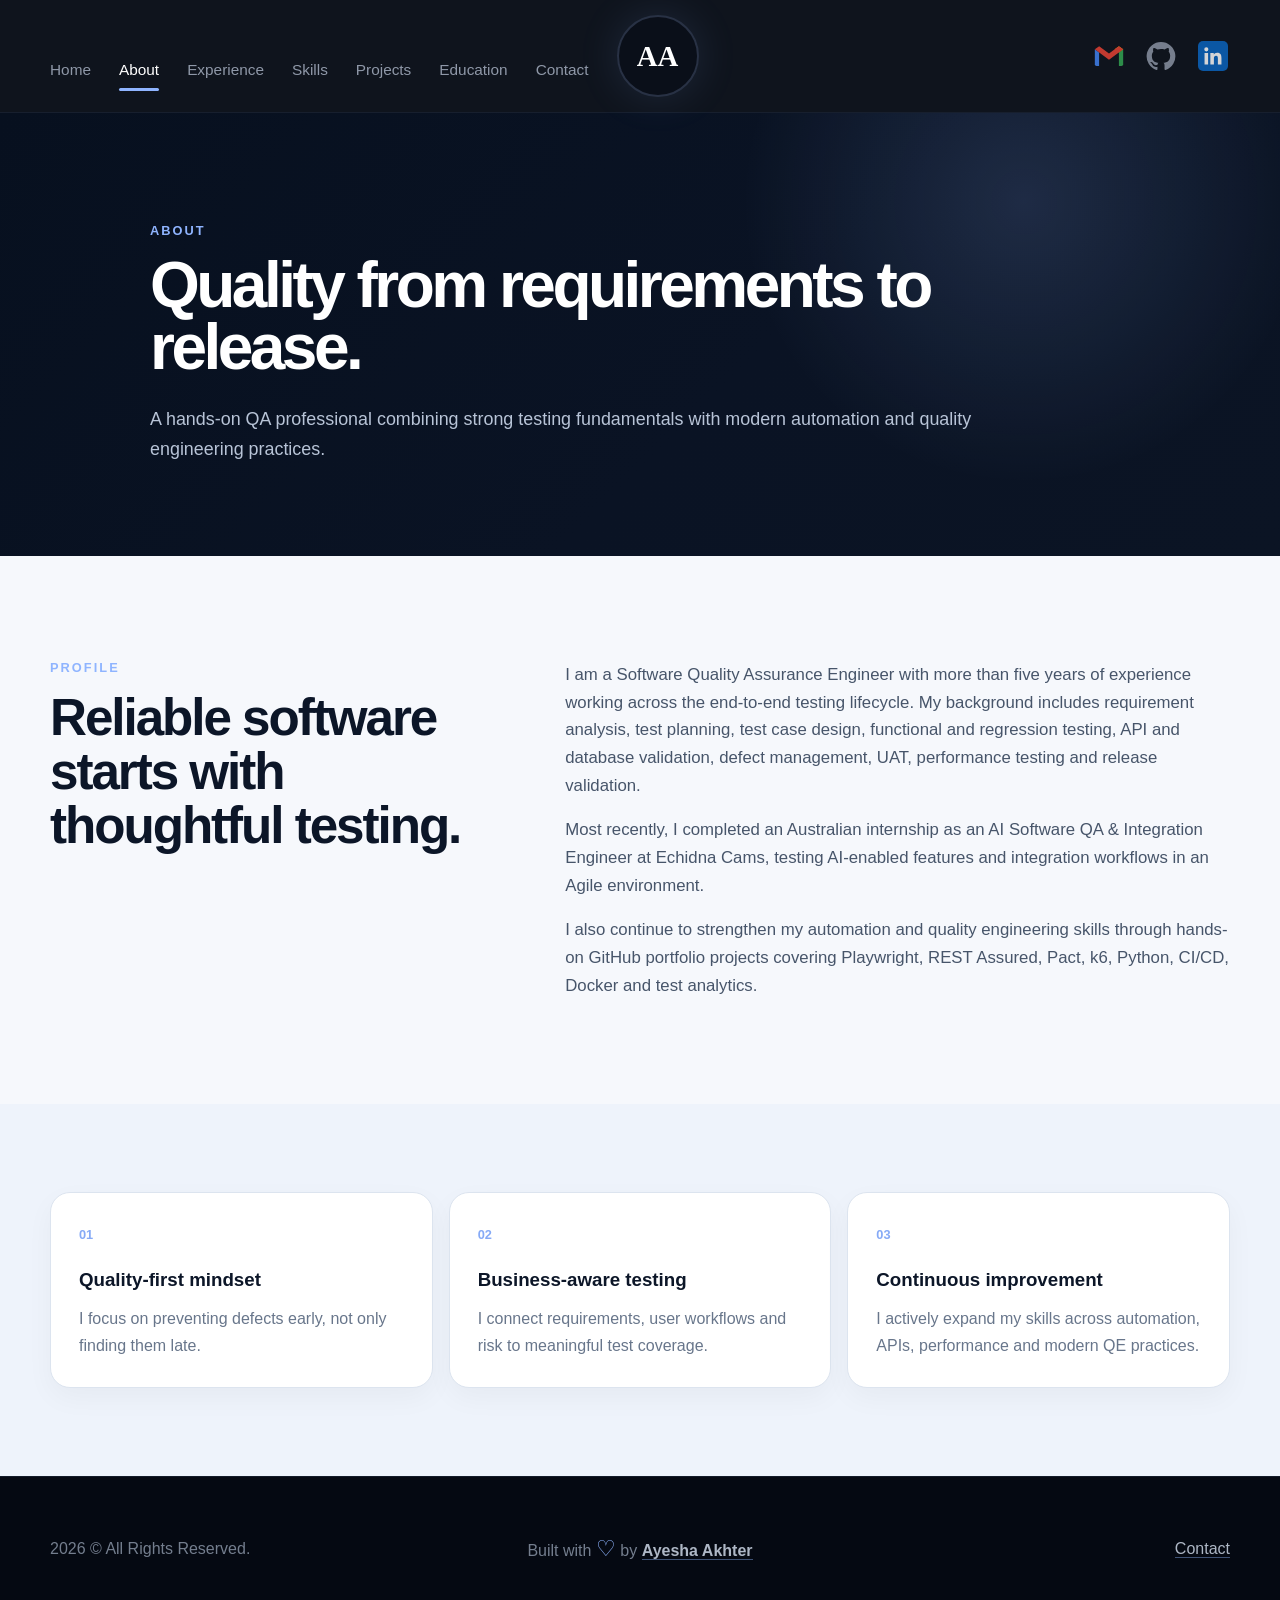
<file: about.html>
<!DOCTYPE html>
<html lang="en">
<head>
<meta charset="UTF-8">
<meta name="viewport" content="width=device-width,initial-scale=1.0">
<meta name="description" content="Ayesha Akhter - Software QA Engineer, Automation Test Engineer and SDET portfolio.">
<meta name="author" content="Ayesha Akhter">
<title>About | Ayesha Akhter</title>
<link rel="stylesheet" href="styles.css">
</head>
<body>
<header class="site-header">
  <div class="nav-wrap container">
    <nav class="main-nav" aria-label="Primary navigation">
      <a href="index.html">Home</a>
      <a href="about.html" class="active">About</a>
      <a href="experience.html">Experience</a>
      <a href="skills.html">Skills</a>
      <a href="projects.html">Projects</a>
      <a href="education.html">Education</a>
      <a href="contact.html">Contact</a>
    </nav>

    <a class="logo" href="index.html" aria-label="Ayesha Akhter home">AA</a>

    <div class="social-nav">
      <a href="mailto:ayeshaakhter.work@gmail.com" aria-label="Gmail" class="social-icon gmail-icon">
        <svg viewBox="0 0 24 18" aria-hidden="true">
          <path fill="#4285F4" d="M2 4.2 5 6.45V16H3.2A1.2 1.2 0 0 1 2 14.8V4.2z"/>
          <path fill="#34A853" d="M19 6.45 22 4.2v10.6A1.2 1.2 0 0 1 20.8 16H19V6.45z"/>
          <path fill="#FBBC04" d="M19 2.15 22 4.2 19 6.45l-3.05-2.25L19 2.15z"/>
          <path fill="#EA4335" d="M2 4.2 5.05 2.05 12 7.25l6.95-5.2L22 4.2 12 11.7 2 4.2z"/>
        </svg>
      </a>
      <a href="https://github.com/ayeshatamanna" target="_blank" rel="noreferrer" aria-label="GitHub" class="social-icon">
        <svg viewBox="0 0 24 24" aria-hidden="true"><path d="M12 .8a11.5 11.5 0 0 0-3.64 22.41c.58.11.79-.25.79-.56v-2.02c-3.22.7-3.9-1.37-3.9-1.37-.53-1.34-1.29-1.7-1.29-1.7-1.05-.72.08-.71.08-.71 1.16.08 1.78 1.2 1.78 1.2 1.04 1.77 2.72 1.26 3.38.96.1-.75.4-1.26.74-1.55-2.57-.29-5.27-1.28-5.27-5.69 0-1.26.45-2.28 1.19-3.09-.12-.29-.52-1.47.11-3.05 0 0 .97-.31 3.16 1.18A10.96 10.96 0 0 1 12 6.42c.98 0 1.96.13 2.87.39 2.19-1.49 3.16-1.18 3.16-1.18.63 1.58.23 2.76.11 3.05.74.81 1.19 1.83 1.19 3.09 0 4.42-2.71 5.39-5.29 5.68.42.36.79 1.07.79 2.16v3.04c0 .31.21.67.8.56A11.5 11.5 0 0 0 12 .8z"/></svg>
      </a>
      <a href="https://www.linkedin.com/in/ayeshatamanna/" target="_blank" rel="noreferrer" aria-label="LinkedIn" class="social-icon linkedin-icon">
        <svg viewBox="0 0 24 24" aria-hidden="true"><path d="M20.45 20.45h-3.56v-5.57c0-1.33-.03-3.04-1.85-3.04-1.85 0-2.14 1.45-2.14 2.94v5.67H9.34V8.98h3.42v1.57h.05c.47-.9 1.64-1.85 3.37-1.85 3.61 0 4.27 2.37 4.27 5.46v6.29zM5.32 7.41a2.06 2.06 0 1 1 0-4.12 2.06 2.06 0 0 1 0 4.12zM7.1 20.45H3.54V8.98H7.1v11.47z"/></svg>
      </a>
    </div>

    <button class="menu-btn" aria-label="Open menu" aria-expanded="false">☰</button>
  </div>
</header>
<main>

<section class="page-hero">
  <div class="container narrow">
    <p class="eyebrow">About</p>
    <h1>Quality from requirements to release.</h1>
    <p class="lead">A hands-on QA professional combining strong testing fundamentals with modern automation and quality engineering practices.</p>
  </div>
</section>

<section class="section">
  <div class="container two-col">
    <div>
      <p class="section-kicker">Profile</p>
      <h2>Reliable software starts with thoughtful testing.</h2>
    </div>
    <div class="rich-copy">
      <p>I am a Software Quality Assurance Engineer with more than five years of experience working across the end-to-end testing lifecycle. My background includes requirement analysis, test planning, test case design, functional and regression testing, API and database validation, defect management, UAT, performance testing and release validation.</p>
      <p>Most recently, I completed an Australian internship as an AI Software QA & Integration Engineer at Echidna Cams, testing AI-enabled features and integration workflows in an Agile environment.</p>
      <p>I also continue to strengthen my automation and quality engineering skills through hands-on GitHub portfolio projects covering Playwright, REST Assured, Pact, k6, Python, CI/CD, Docker and test analytics.</p>
    </div>
  </div>
</section>

<section class="section light">
  <div class="container value-grid">
    <article class="value-card"><span>01</span><h3>Quality-first mindset</h3><p>I focus on preventing defects early, not only finding them late.</p></article>
    <article class="value-card"><span>02</span><h3>Business-aware testing</h3><p>I connect requirements, user workflows and risk to meaningful test coverage.</p></article>
    <article class="value-card"><span>03</span><h3>Continuous improvement</h3><p>I actively expand my skills across automation, APIs, performance and modern QE practices.</p></article>
  </div>
</section>

</main>
<footer class="site-footer">
  <div class="container footer-grid">
    <div><span id="year"></span> © All Rights Reserved.</div>
    <div>Built with <span class="heart">♡</span> by <strong>Ayesha Akhter</strong></div>
    <div><a href="contact.html">Contact</a></div>
  </div>
</footer>
<script src="script.js"></script>
</body>
</html>
</file>
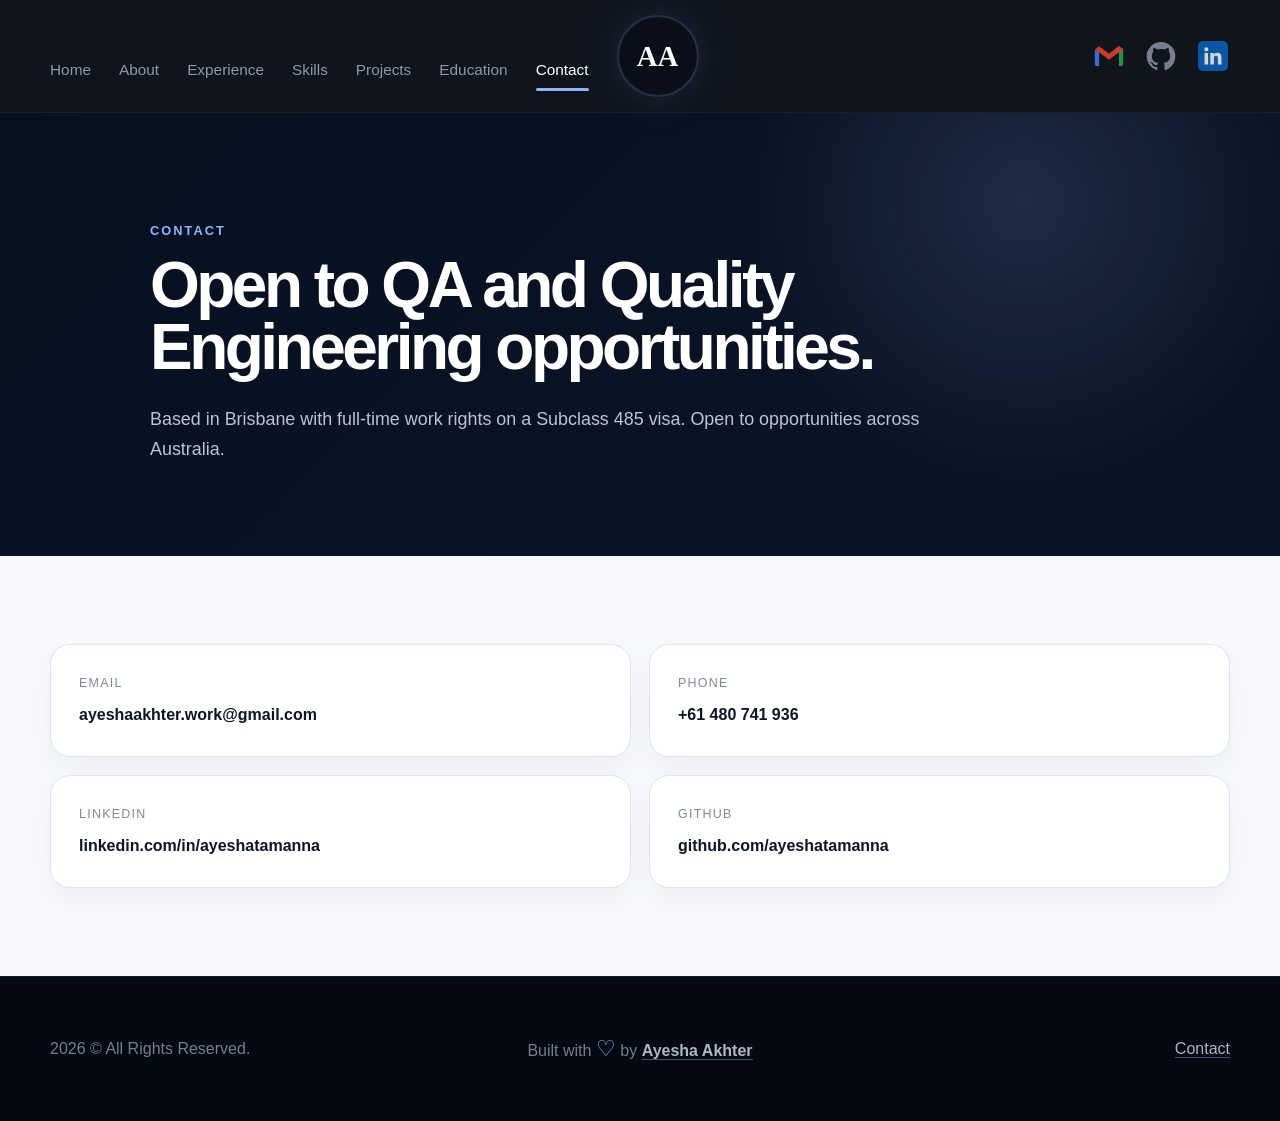
<file: contact.html>
<!DOCTYPE html>
<html lang="en">
<head>
<meta charset="UTF-8">
<meta name="viewport" content="width=device-width,initial-scale=1.0">
<meta name="description" content="Ayesha Akhter - Software QA Engineer, Automation Test Engineer and SDET portfolio.">
<meta name="author" content="Ayesha Akhter">
<title>Contact | Ayesha Akhter</title>
<link rel="stylesheet" href="styles.css">
</head>
<body>
<header class="site-header">
  <div class="nav-wrap container">
    <nav class="main-nav" aria-label="Primary navigation">
      <a href="index.html">Home</a>
      <a href="about.html">About</a>
      <a href="experience.html">Experience</a>
      <a href="skills.html">Skills</a>
      <a href="projects.html">Projects</a>
      <a href="education.html">Education</a>
      <a href="contact.html" class="active">Contact</a>
    </nav>

    <a class="logo" href="index.html" aria-label="Ayesha Akhter home">AA</a>

    <div class="social-nav">
      <a href="mailto:ayeshaakhter.work@gmail.com" aria-label="Gmail" class="social-icon gmail-icon">
        <svg viewBox="0 0 24 18" aria-hidden="true">
          <path fill="#4285F4" d="M2 4.2 5 6.45V16H3.2A1.2 1.2 0 0 1 2 14.8V4.2z"/>
          <path fill="#34A853" d="M19 6.45 22 4.2v10.6A1.2 1.2 0 0 1 20.8 16H19V6.45z"/>
          <path fill="#FBBC04" d="M19 2.15 22 4.2 19 6.45l-3.05-2.25L19 2.15z"/>
          <path fill="#EA4335" d="M2 4.2 5.05 2.05 12 7.25l6.95-5.2L22 4.2 12 11.7 2 4.2z"/>
        </svg>
      </a>
      <a href="https://github.com/ayeshatamanna" target="_blank" rel="noreferrer" aria-label="GitHub" class="social-icon">
        <svg viewBox="0 0 24 24" aria-hidden="true"><path d="M12 .8a11.5 11.5 0 0 0-3.64 22.41c.58.11.79-.25.79-.56v-2.02c-3.22.7-3.9-1.37-3.9-1.37-.53-1.34-1.29-1.7-1.29-1.7-1.05-.72.08-.71.08-.71 1.16.08 1.78 1.2 1.78 1.2 1.04 1.77 2.72 1.26 3.38.96.1-.75.4-1.26.74-1.55-2.57-.29-5.27-1.28-5.27-5.69 0-1.26.45-2.28 1.19-3.09-.12-.29-.52-1.47.11-3.05 0 0 .97-.31 3.16 1.18A10.96 10.96 0 0 1 12 6.42c.98 0 1.96.13 2.87.39 2.19-1.49 3.16-1.18 3.16-1.18.63 1.58.23 2.76.11 3.05.74.81 1.19 1.83 1.19 3.09 0 4.42-2.71 5.39-5.29 5.68.42.36.79 1.07.79 2.16v3.04c0 .31.21.67.8.56A11.5 11.5 0 0 0 12 .8z"/></svg>
      </a>
      <a href="https://www.linkedin.com/in/ayeshatamanna/" target="_blank" rel="noreferrer" aria-label="LinkedIn" class="social-icon linkedin-icon">
        <svg viewBox="0 0 24 24" aria-hidden="true"><path d="M20.45 20.45h-3.56v-5.57c0-1.33-.03-3.04-1.85-3.04-1.85 0-2.14 1.45-2.14 2.94v5.67H9.34V8.98h3.42v1.57h.05c.47-.9 1.64-1.85 3.37-1.85 3.61 0 4.27 2.37 4.27 5.46v6.29zM5.32 7.41a2.06 2.06 0 1 1 0-4.12 2.06 2.06 0 0 1 0 4.12zM7.1 20.45H3.54V8.98H7.1v11.47z"/></svg>
      </a>
    </div>

    <button class="menu-btn" aria-label="Open menu" aria-expanded="false">☰</button>
  </div>
</header>
<main>

<section class="page-hero">
  <div class="container narrow">
    <p class="eyebrow">Contact</p>
    <h1>Open to QA and Quality Engineering opportunities.</h1>
    <p class="lead">Based in Brisbane with full-time work rights on a Subclass 485 visa. Open to opportunities across Australia.</p>
  </div>
</section>

<section class="section">
  <div class="container contact-grid">
    <a class="contact-card" href="mailto:ayeshaakhter.work@gmail.com"><span>Email</span><strong>ayeshaakhter.work@gmail.com</strong></a>
    <a class="contact-card" href="tel:+61480741936"><span>Phone</span><strong>+61 480 741 936</strong></a>
    <a class="contact-card" href="https://www.linkedin.com/in/ayeshatamanna/" target="_blank" rel="noreferrer"><span>LinkedIn</span><strong>linkedin.com/in/ayeshatamanna</strong></a>
    <a class="contact-card" href="https://github.com/ayeshatamanna" target="_blank" rel="noreferrer"><span>GitHub</span><strong>github.com/ayeshatamanna</strong></a>
  </div>
</section>

</main>
<footer class="site-footer">
  <div class="container footer-grid">
    <div><span id="year"></span> © All Rights Reserved.</div>
    <div>Built with <span class="heart">♡</span> by <strong>Ayesha Akhter</strong></div>
    <div><a href="contact.html">Contact</a></div>
  </div>
</footer>
<script src="script.js"></script>
</body>
</html>
</file>
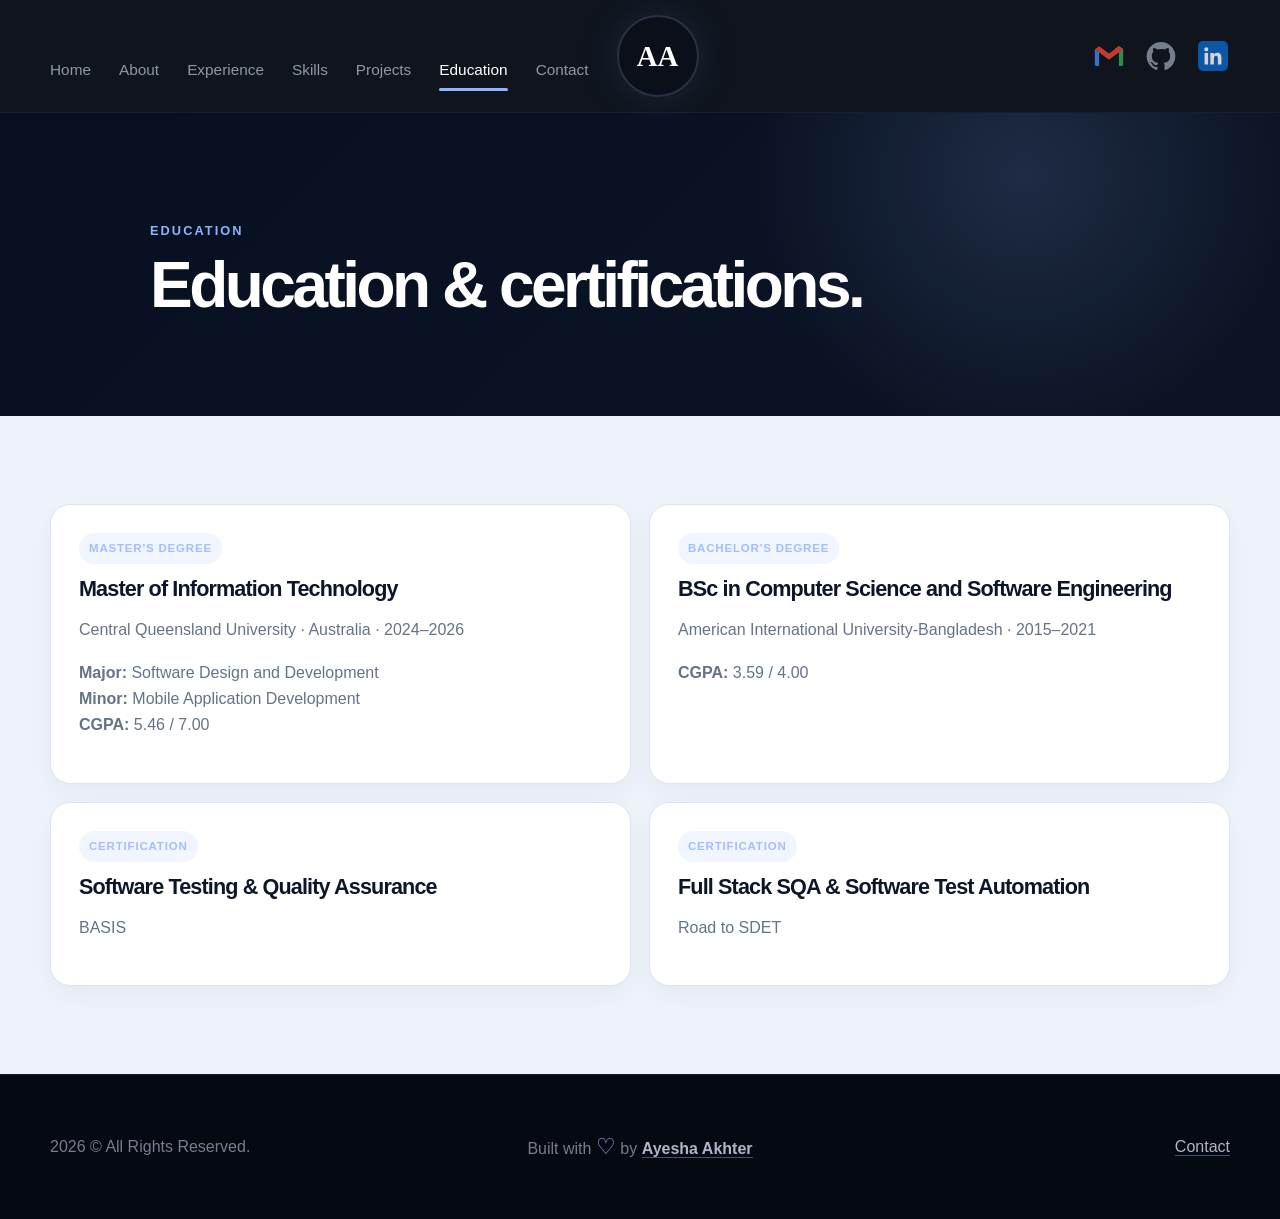
<file: education.html>
<!DOCTYPE html>
<html lang="en">
<head>
<meta charset="UTF-8">
<meta name="viewport" content="width=device-width,initial-scale=1.0">
<meta name="description" content="Ayesha Akhter - Software QA Engineer, Automation Test Engineer and SDET portfolio.">
<meta name="author" content="Ayesha Akhter">
<title>Education | Ayesha Akhter</title>
<link rel="stylesheet" href="styles.css">
</head>
<body>
<header class="site-header">
  <div class="nav-wrap container">
    <nav class="main-nav" aria-label="Primary navigation">
      <a href="index.html">Home</a>
      <a href="about.html">About</a>
      <a href="experience.html">Experience</a>
      <a href="skills.html">Skills</a>
      <a href="projects.html">Projects</a>
      <a href="education.html" class="active">Education</a>
      <a href="contact.html">Contact</a>
    </nav>

    <a class="logo" href="index.html" aria-label="Ayesha Akhter home">AA</a>

    <div class="social-nav">
      <a href="mailto:ayeshaakhter.work@gmail.com" aria-label="Gmail" class="social-icon gmail-icon">
        <svg viewBox="0 0 24 18" aria-hidden="true">
          <path fill="#4285F4" d="M2 4.2 5 6.45V16H3.2A1.2 1.2 0 0 1 2 14.8V4.2z"/>
          <path fill="#34A853" d="M19 6.45 22 4.2v10.6A1.2 1.2 0 0 1 20.8 16H19V6.45z"/>
          <path fill="#FBBC04" d="M19 2.15 22 4.2 19 6.45l-3.05-2.25L19 2.15z"/>
          <path fill="#EA4335" d="M2 4.2 5.05 2.05 12 7.25l6.95-5.2L22 4.2 12 11.7 2 4.2z"/>
        </svg>
      </a>
      <a href="https://github.com/ayeshatamanna" target="_blank" rel="noreferrer" aria-label="GitHub" class="social-icon">
        <svg viewBox="0 0 24 24" aria-hidden="true"><path d="M12 .8a11.5 11.5 0 0 0-3.64 22.41c.58.11.79-.25.79-.56v-2.02c-3.22.7-3.9-1.37-3.9-1.37-.53-1.34-1.29-1.7-1.29-1.7-1.05-.72.08-.71.08-.71 1.16.08 1.78 1.2 1.78 1.2 1.04 1.77 2.72 1.26 3.38.96.1-.75.4-1.26.74-1.55-2.57-.29-5.27-1.28-5.27-5.69 0-1.26.45-2.28 1.19-3.09-.12-.29-.52-1.47.11-3.05 0 0 .97-.31 3.16 1.18A10.96 10.96 0 0 1 12 6.42c.98 0 1.96.13 2.87.39 2.19-1.49 3.16-1.18 3.16-1.18.63 1.58.23 2.76.11 3.05.74.81 1.19 1.83 1.19 3.09 0 4.42-2.71 5.39-5.29 5.68.42.36.79 1.07.79 2.16v3.04c0 .31.21.67.8.56A11.5 11.5 0 0 0 12 .8z"/></svg>
      </a>
      <a href="https://www.linkedin.com/in/ayeshatamanna/" target="_blank" rel="noreferrer" aria-label="LinkedIn" class="social-icon linkedin-icon">
        <svg viewBox="0 0 24 24" aria-hidden="true"><path d="M20.45 20.45h-3.56v-5.57c0-1.33-.03-3.04-1.85-3.04-1.85 0-2.14 1.45-2.14 2.94v5.67H9.34V8.98h3.42v1.57h.05c.47-.9 1.64-1.85 3.37-1.85 3.61 0 4.27 2.37 4.27 5.46v6.29zM5.32 7.41a2.06 2.06 0 1 1 0-4.12 2.06 2.06 0 0 1 0 4.12zM7.1 20.45H3.54V8.98H7.1v11.47z"/></svg>
      </a>
    </div>

    <button class="menu-btn" aria-label="Open menu" aria-expanded="false">☰</button>
  </div>
</header>
<main>

<section class="page-hero">
  <div class="container narrow">
    <p class="eyebrow">Education</p>
    <h1>Education & certifications.</h1>
  </div>
</section>

<section class="section light">
  <div class="container edu-grid">
    <article class="edu-card"><span class="badge">Master's Degree</span><h2>Master of Information Technology</h2><p>Central Queensland University · Australia · 2024–2026</p><p><strong>Major:</strong> Software Design and Development<br><strong>Minor:</strong> Mobile Application Development<br><strong>CGPA:</strong> 5.46 / 7.00</p></article>
    <article class="edu-card"><span class="badge">Bachelor's Degree</span><h2>BSc in Computer Science and Software Engineering</h2><p>American International University-Bangladesh · 2015–2021</p><p><strong>CGPA:</strong> 3.59 / 4.00</p></article>
    <article class="edu-card"><span class="badge">Certification</span><h2>Software Testing & Quality Assurance</h2><p>BASIS</p></article>
    <article class="edu-card"><span class="badge">Certification</span><h2>Full Stack SQA & Software Test Automation</h2><p>Road to SDET</p></article>
  </div>
</section>

</main>
<footer class="site-footer">
  <div class="container footer-grid">
    <div><span id="year"></span> © All Rights Reserved.</div>
    <div>Built with <span class="heart">♡</span> by <strong>Ayesha Akhter</strong></div>
    <div><a href="contact.html">Contact</a></div>
  </div>
</footer>
<script src="script.js"></script>
</body>
</html>
</file>
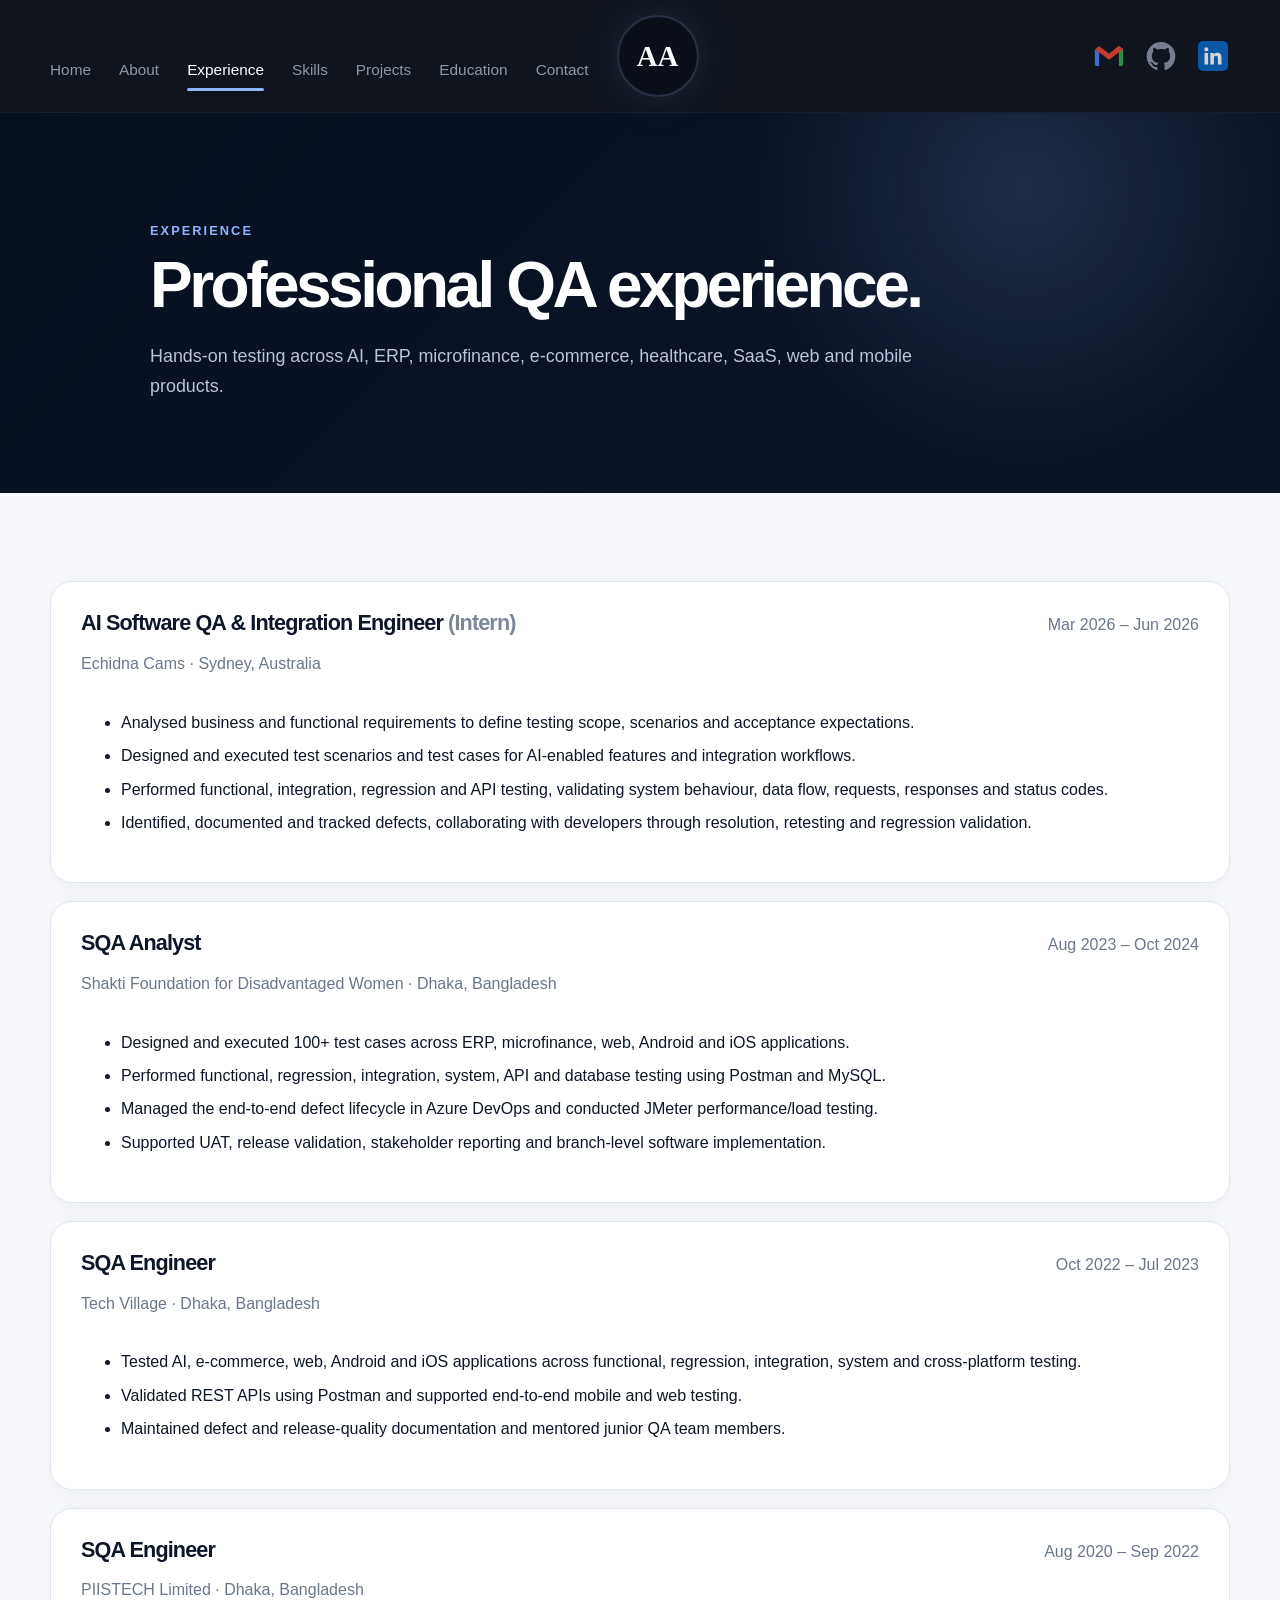
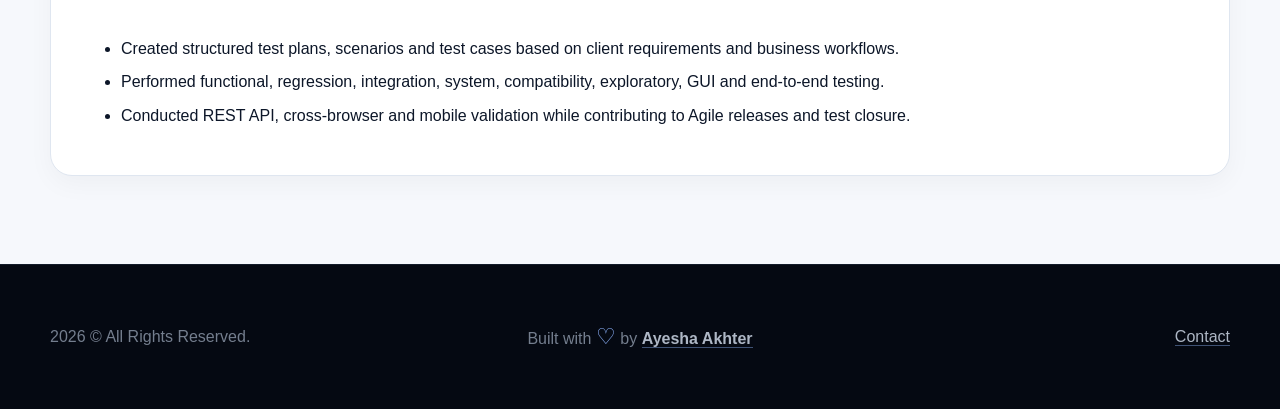
<file: experience.html>
<!DOCTYPE html>
<html lang="en">
<head>
<meta charset="UTF-8">
<meta name="viewport" content="width=device-width,initial-scale=1.0">
<meta name="description" content="Ayesha Akhter - Software QA Engineer, Automation Test Engineer and SDET portfolio.">
<meta name="author" content="Ayesha Akhter">
<title>Experience | Ayesha Akhter</title>
<link rel="stylesheet" href="styles.css">
</head>
<body>
<header class="site-header">
  <div class="nav-wrap container">
    <nav class="main-nav" aria-label="Primary navigation">
      <a href="index.html">Home</a>
      <a href="about.html">About</a>
      <a href="experience.html" class="active">Experience</a>
      <a href="skills.html">Skills</a>
      <a href="projects.html">Projects</a>
      <a href="education.html">Education</a>
      <a href="contact.html">Contact</a>
    </nav>

    <a class="logo" href="index.html" aria-label="Ayesha Akhter home">AA</a>

    <div class="social-nav">
      <a href="mailto:ayeshaakhter.work@gmail.com" aria-label="Gmail" class="social-icon gmail-icon">
        <svg viewBox="0 0 24 18" aria-hidden="true">
          <path fill="#4285F4" d="M2 4.2 5 6.45V16H3.2A1.2 1.2 0 0 1 2 14.8V4.2z"/>
          <path fill="#34A853" d="M19 6.45 22 4.2v10.6A1.2 1.2 0 0 1 20.8 16H19V6.45z"/>
          <path fill="#FBBC04" d="M19 2.15 22 4.2 19 6.45l-3.05-2.25L19 2.15z"/>
          <path fill="#EA4335" d="M2 4.2 5.05 2.05 12 7.25l6.95-5.2L22 4.2 12 11.7 2 4.2z"/>
        </svg>
      </a>
      <a href="https://github.com/ayeshatamanna" target="_blank" rel="noreferrer" aria-label="GitHub" class="social-icon">
        <svg viewBox="0 0 24 24" aria-hidden="true"><path d="M12 .8a11.5 11.5 0 0 0-3.64 22.41c.58.11.79-.25.79-.56v-2.02c-3.22.7-3.9-1.37-3.9-1.37-.53-1.34-1.29-1.7-1.29-1.7-1.05-.72.08-.71.08-.71 1.16.08 1.78 1.2 1.78 1.2 1.04 1.77 2.72 1.26 3.38.96.1-.75.4-1.26.74-1.55-2.57-.29-5.27-1.28-5.27-5.69 0-1.26.45-2.28 1.19-3.09-.12-.29-.52-1.47.11-3.05 0 0 .97-.31 3.16 1.18A10.96 10.96 0 0 1 12 6.42c.98 0 1.96.13 2.87.39 2.19-1.49 3.16-1.18 3.16-1.18.63 1.58.23 2.76.11 3.05.74.81 1.19 1.83 1.19 3.09 0 4.42-2.71 5.39-5.29 5.68.42.36.79 1.07.79 2.16v3.04c0 .31.21.67.8.56A11.5 11.5 0 0 0 12 .8z"/></svg>
      </a>
      <a href="https://www.linkedin.com/in/ayeshatamanna/" target="_blank" rel="noreferrer" aria-label="LinkedIn" class="social-icon linkedin-icon">
        <svg viewBox="0 0 24 24" aria-hidden="true"><path d="M20.45 20.45h-3.56v-5.57c0-1.33-.03-3.04-1.85-3.04-1.85 0-2.14 1.45-2.14 2.94v5.67H9.34V8.98h3.42v1.57h.05c.47-.9 1.64-1.85 3.37-1.85 3.61 0 4.27 2.37 4.27 5.46v6.29zM5.32 7.41a2.06 2.06 0 1 1 0-4.12 2.06 2.06 0 0 1 0 4.12zM7.1 20.45H3.54V8.98H7.1v11.47z"/></svg>
      </a>
    </div>

    <button class="menu-btn" aria-label="Open menu" aria-expanded="false">☰</button>
  </div>
</header>
<main>

<section class="page-hero">
  <div class="container narrow">
    <p class="eyebrow">Experience</p>
    <h1>Professional QA experience.</h1>
    <p class="lead">Hands-on testing across AI, ERP, microfinance, e-commerce, healthcare, SaaS, web and mobile products.</p>
  </div>
</section>

<section class="section">
  <div class="container timeline">
    <article class="timeline-card">
      <div class="timeline-top">
        <div><h2>AI Software QA & Integration Engineer <span>(Intern)</span></h2><p>Echidna Cams · Sydney, Australia</p></div>
        <time>Mar 2026 – Jun 2026</time>
      </div>
      <ul>
        <li>Analysed business and functional requirements to define testing scope, scenarios and acceptance expectations.</li>
        <li>Designed and executed test scenarios and test cases for AI-enabled features and integration workflows.</li>
        <li>Performed functional, integration, regression and API testing, validating system behaviour, data flow, requests, responses and status codes.</li>
        <li>Identified, documented and tracked defects, collaborating with developers through resolution, retesting and regression validation.</li>
      </ul>
    </article>

    <article class="timeline-card">
      <div class="timeline-top">
        <div><h2>SQA Analyst</h2><p>Shakti Foundation for Disadvantaged Women · Dhaka, Bangladesh</p></div>
        <time>Aug 2023 – Oct 2024</time>
      </div>
      <ul>
        <li>Designed and executed 100+ test cases across ERP, microfinance, web, Android and iOS applications.</li>
        <li>Performed functional, regression, integration, system, API and database testing using Postman and MySQL.</li>
        <li>Managed the end-to-end defect lifecycle in Azure DevOps and conducted JMeter performance/load testing.</li>
        <li>Supported UAT, release validation, stakeholder reporting and branch-level software implementation.</li>
      </ul>
    </article>

    <article class="timeline-card">
      <div class="timeline-top">
        <div><h2>SQA Engineer</h2><p>Tech Village · Dhaka, Bangladesh</p></div>
        <time>Oct 2022 – Jul 2023</time>
      </div>
      <ul>
        <li>Tested AI, e-commerce, web, Android and iOS applications across functional, regression, integration, system and cross-platform testing.</li>
        <li>Validated REST APIs using Postman and supported end-to-end mobile and web testing.</li>
        <li>Maintained defect and release-quality documentation and mentored junior QA team members.</li>
      </ul>
    </article>

    <article class="timeline-card">
      <div class="timeline-top">
        <div><h2>SQA Engineer</h2><p>PIISTECH Limited · Dhaka, Bangladesh</p></div>
        <time>Aug 2020 – Sep 2022</time>
      </div>
      <ul>
        <li>Created structured test plans, scenarios and test cases based on client requirements and business workflows.</li>
        <li>Performed functional, regression, integration, system, compatibility, exploratory, GUI and end-to-end testing.</li>
        <li>Conducted REST API, cross-browser and mobile validation while contributing to Agile releases and test closure.</li>
      </ul>
    </article>
  </div>
</section>

</main>
<footer class="site-footer">
  <div class="container footer-grid">
    <div><span id="year"></span> © All Rights Reserved.</div>
    <div>Built with <span class="heart">♡</span> by <strong>Ayesha Akhter</strong></div>
    <div><a href="contact.html">Contact</a></div>
  </div>
</footer>
<script src="script.js"></script>
</body>
</html>
</file>
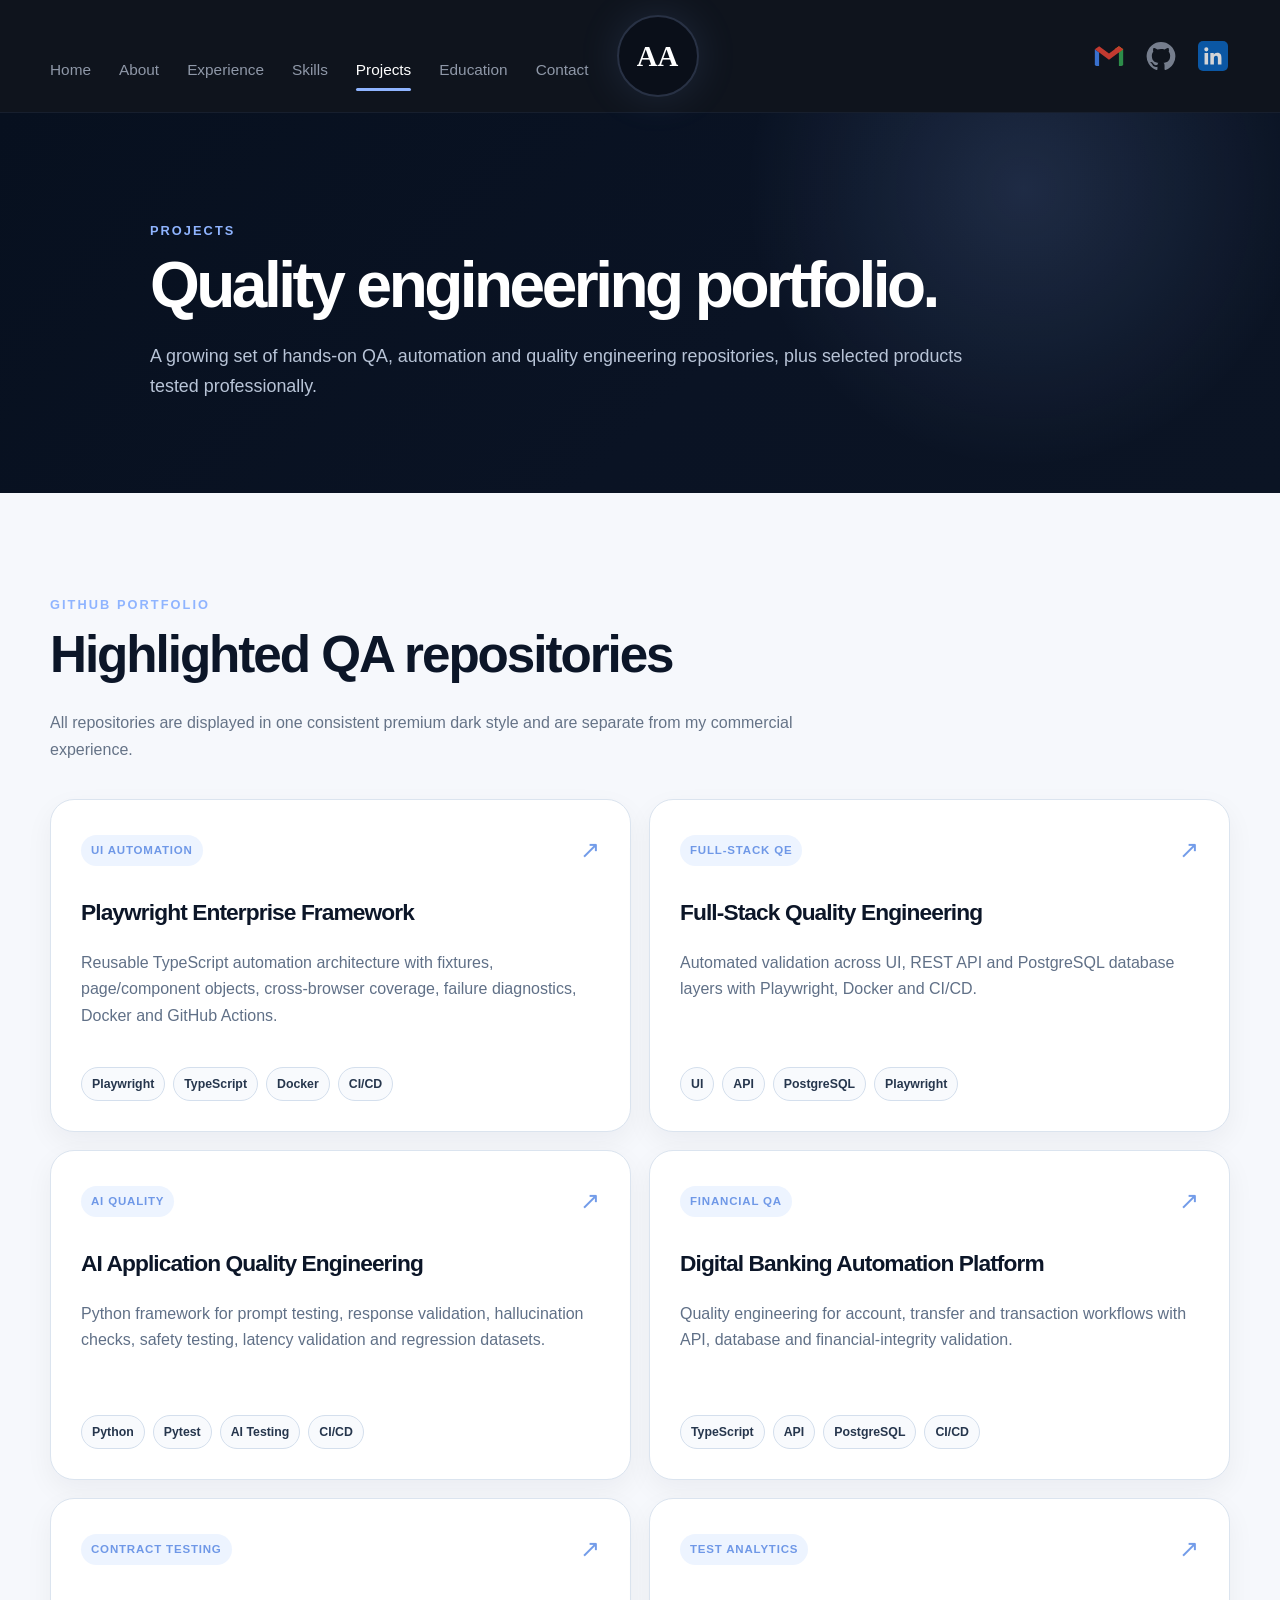
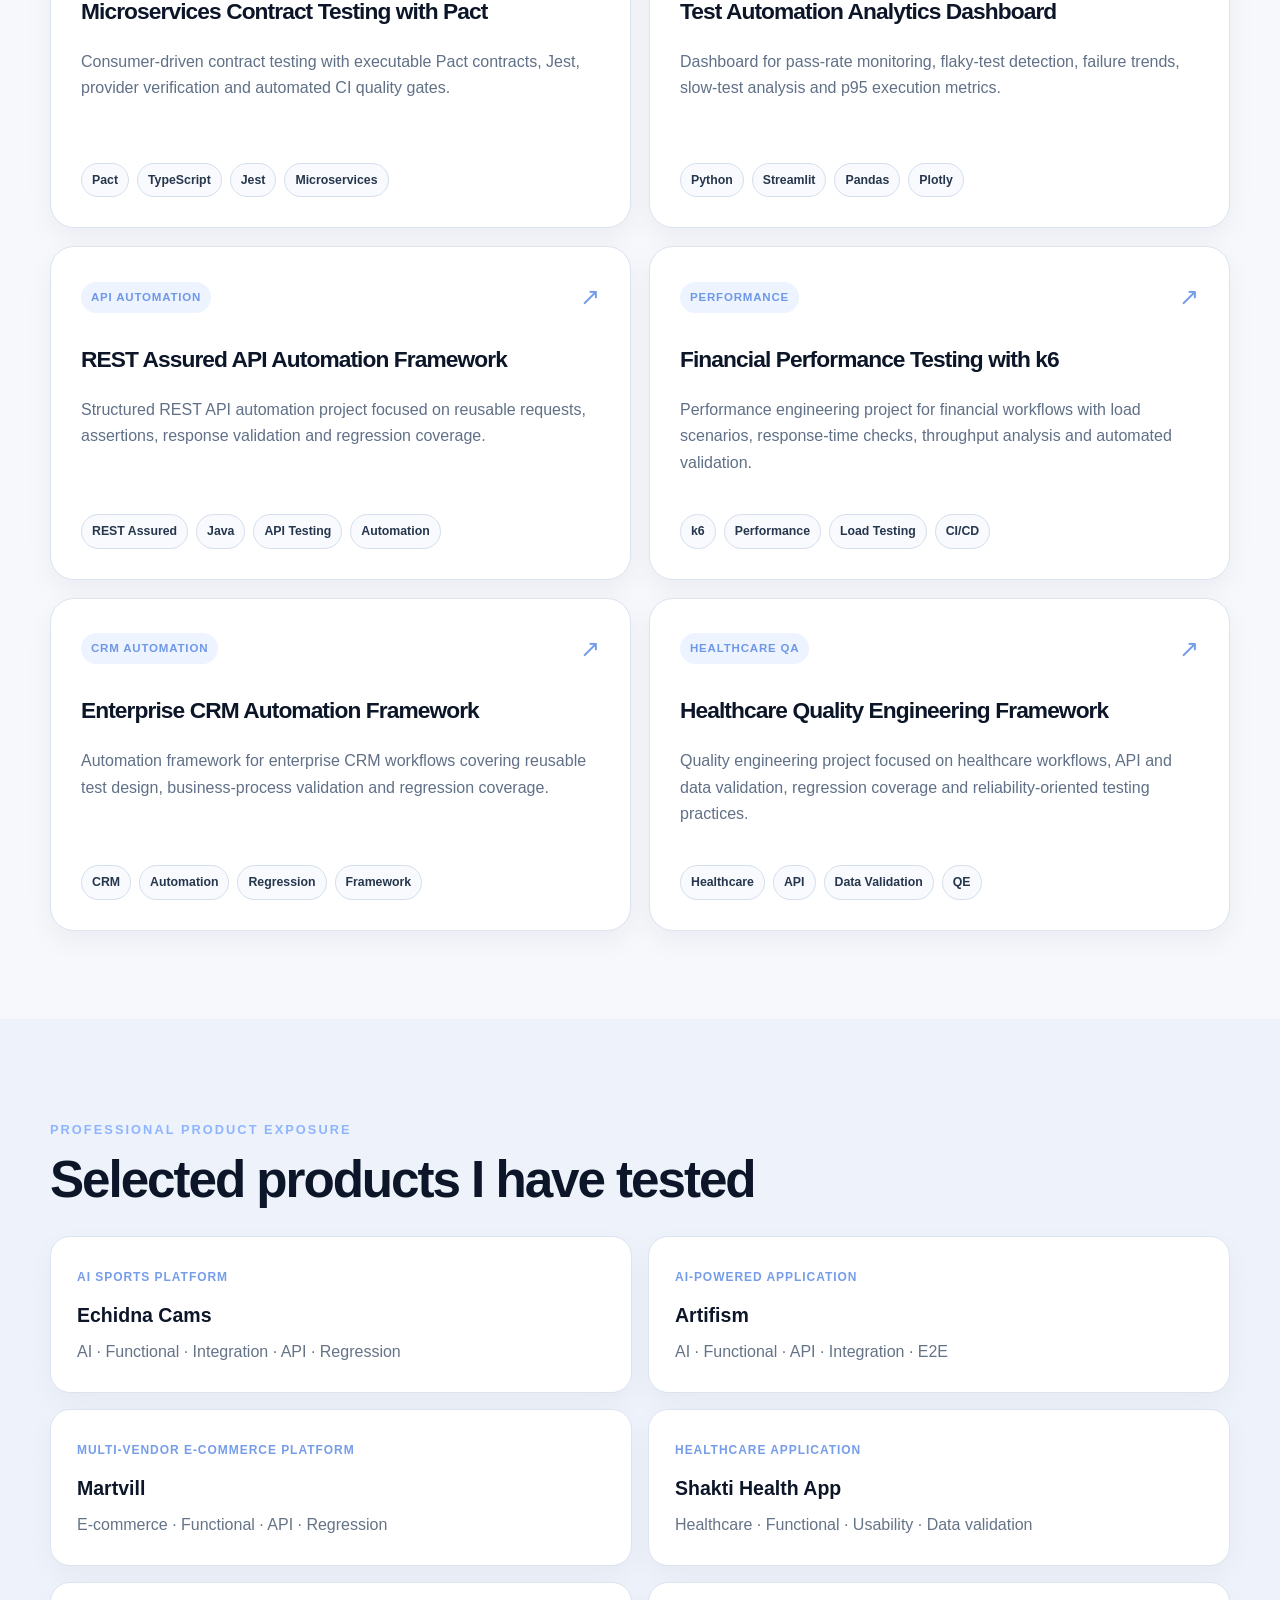
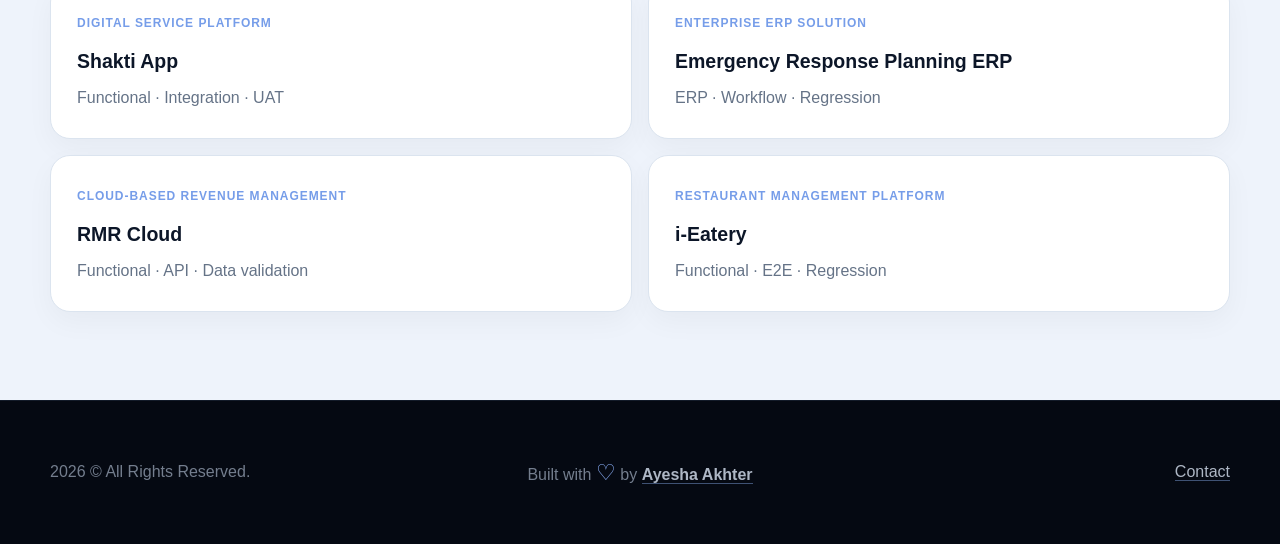
<file: projects.html>
<!DOCTYPE html>
<html lang="en">
<head>
<meta charset="UTF-8">
<meta name="viewport" content="width=device-width,initial-scale=1.0">
<meta name="description" content="Ayesha Akhter - Software QA Engineer, Automation Test Engineer and SDET portfolio.">
<meta name="author" content="Ayesha Akhter">
<title>Projects | Ayesha Akhter</title>
<link rel="stylesheet" href="styles.css">
</head>
<body>
<header class="site-header">
  <div class="nav-wrap container">
    <nav class="main-nav" aria-label="Primary navigation">
      <a href="index.html">Home</a>
      <a href="about.html">About</a>
      <a href="experience.html">Experience</a>
      <a href="skills.html">Skills</a>
      <a href="projects.html" class="active">Projects</a>
      <a href="education.html">Education</a>
      <a href="contact.html">Contact</a>
    </nav>

    <a class="logo" href="index.html" aria-label="Ayesha Akhter home">AA</a>

    <div class="social-nav">
      <a href="mailto:ayeshaakhter.work@gmail.com" aria-label="Gmail" class="social-icon gmail-icon">
        <svg viewBox="0 0 24 18" aria-hidden="true">
          <path fill="#4285F4" d="M2 4.2 5 6.45V16H3.2A1.2 1.2 0 0 1 2 14.8V4.2z"/>
          <path fill="#34A853" d="M19 6.45 22 4.2v10.6A1.2 1.2 0 0 1 20.8 16H19V6.45z"/>
          <path fill="#FBBC04" d="M19 2.15 22 4.2 19 6.45l-3.05-2.25L19 2.15z"/>
          <path fill="#EA4335" d="M2 4.2 5.05 2.05 12 7.25l6.95-5.2L22 4.2 12 11.7 2 4.2z"/>
        </svg>
      </a>
      <a href="https://github.com/ayeshatamanna" target="_blank" rel="noreferrer" aria-label="GitHub" class="social-icon">
        <svg viewBox="0 0 24 24" aria-hidden="true"><path d="M12 .8a11.5 11.5 0 0 0-3.64 22.41c.58.11.79-.25.79-.56v-2.02c-3.22.7-3.9-1.37-3.9-1.37-.53-1.34-1.29-1.7-1.29-1.7-1.05-.72.08-.71.08-.71 1.16.08 1.78 1.2 1.78 1.2 1.04 1.77 2.72 1.26 3.38.96.1-.75.4-1.26.74-1.55-2.57-.29-5.27-1.28-5.27-5.69 0-1.26.45-2.28 1.19-3.09-.12-.29-.52-1.47.11-3.05 0 0 .97-.31 3.16 1.18A10.96 10.96 0 0 1 12 6.42c.98 0 1.96.13 2.87.39 2.19-1.49 3.16-1.18 3.16-1.18.63 1.58.23 2.76.11 3.05.74.81 1.19 1.83 1.19 3.09 0 4.42-2.71 5.39-5.29 5.68.42.36.79 1.07.79 2.16v3.04c0 .31.21.67.8.56A11.5 11.5 0 0 0 12 .8z"/></svg>
      </a>
      <a href="https://www.linkedin.com/in/ayeshatamanna/" target="_blank" rel="noreferrer" aria-label="LinkedIn" class="social-icon linkedin-icon">
        <svg viewBox="0 0 24 24" aria-hidden="true"><path d="M20.45 20.45h-3.56v-5.57c0-1.33-.03-3.04-1.85-3.04-1.85 0-2.14 1.45-2.14 2.94v5.67H9.34V8.98h3.42v1.57h.05c.47-.9 1.64-1.85 3.37-1.85 3.61 0 4.27 2.37 4.27 5.46v6.29zM5.32 7.41a2.06 2.06 0 1 1 0-4.12 2.06 2.06 0 0 1 0 4.12zM7.1 20.45H3.54V8.98H7.1v11.47z"/></svg>
      </a>
    </div>

    <button class="menu-btn" aria-label="Open menu" aria-expanded="false">☰</button>
  </div>
</header>
<main>

<section class="page-hero">
  <div class="container narrow">
    <p class="eyebrow">Projects</p>
    <h1>Quality engineering portfolio.</h1>
    <p class="lead">A growing set of hands-on QA, automation and quality engineering repositories, plus selected products tested professionally.</p>
  </div>
</section>

<section class="section projects-dark">
  <div class="container">
    <p class="section-kicker">GitHub Portfolio</p>
    <h2>Highlighted QA repositories</h2>
    <p class="section-intro">All repositories are displayed in one consistent premium dark style and are separate from my commercial experience.</p>
    <div class="project-grid"><article class="project-card">
      <div class="project-head">
        <span class="badge">UI AUTOMATION</span>
        <a href="https://github.com/ayeshatamanna/playwright-enterprise-framework" target="_blank" rel="noreferrer" aria-label="Open Playwright Enterprise Framework on GitHub">↗</a>
      </div>
      <h2>Playwright Enterprise Framework</h2>
      <p>Reusable TypeScript automation architecture with fixtures, page/component objects, cross-browser coverage, failure diagnostics, Docker and GitHub Actions.</p>
      <div class="tech-row"><span>Playwright</span><span>TypeScript</span><span>Docker</span><span>CI/CD</span></div>
    </article>
<article class="project-card">
      <div class="project-head">
        <span class="badge">FULL-STACK QE</span>
        <a href="https://github.com/ayeshatamanna/full-stack-quality-engineering-project" target="_blank" rel="noreferrer" aria-label="Open Full-Stack Quality Engineering on GitHub">↗</a>
      </div>
      <h2>Full-Stack Quality Engineering</h2>
      <p>Automated validation across UI, REST API and PostgreSQL database layers with Playwright, Docker and CI/CD.</p>
      <div class="tech-row"><span>UI</span><span>API</span><span>PostgreSQL</span><span>Playwright</span></div>
    </article>
<article class="project-card">
      <div class="project-head">
        <span class="badge">AI QUALITY</span>
        <a href="https://github.com/ayeshatamanna/ai-application-quality-engineering-framework" target="_blank" rel="noreferrer" aria-label="Open AI Application Quality Engineering on GitHub">↗</a>
      </div>
      <h2>AI Application Quality Engineering</h2>
      <p>Python framework for prompt testing, response validation, hallucination checks, safety testing, latency validation and regression datasets.</p>
      <div class="tech-row"><span>Python</span><span>Pytest</span><span>AI Testing</span><span>CI/CD</span></div>
    </article>
<article class="project-card">
      <div class="project-head">
        <span class="badge">FINANCIAL QA</span>
        <a href="https://github.com/ayeshatamanna/digital-banking-automation-platform" target="_blank" rel="noreferrer" aria-label="Open Digital Banking Automation Platform on GitHub">↗</a>
      </div>
      <h2>Digital Banking Automation Platform</h2>
      <p>Quality engineering for account, transfer and transaction workflows with API, database and financial-integrity validation.</p>
      <div class="tech-row"><span>TypeScript</span><span>API</span><span>PostgreSQL</span><span>CI/CD</span></div>
    </article>
<article class="project-card">
      <div class="project-head">
        <span class="badge">CONTRACT TESTING</span>
        <a href="https://github.com/ayeshatamanna/microservices-contract-testing-with-pact" target="_blank" rel="noreferrer" aria-label="Open Microservices Contract Testing with Pact on GitHub">↗</a>
      </div>
      <h2>Microservices Contract Testing with Pact</h2>
      <p>Consumer-driven contract testing with executable Pact contracts, Jest, provider verification and automated CI quality gates.</p>
      <div class="tech-row"><span>Pact</span><span>TypeScript</span><span>Jest</span><span>Microservices</span></div>
    </article>
<article class="project-card">
      <div class="project-head">
        <span class="badge">TEST ANALYTICS</span>
        <a href="https://github.com/ayeshatamanna/test-automation-analytics-dashboard" target="_blank" rel="noreferrer" aria-label="Open Test Automation Analytics Dashboard on GitHub">↗</a>
      </div>
      <h2>Test Automation Analytics Dashboard</h2>
      <p>Dashboard for pass-rate monitoring, flaky-test detection, failure trends, slow-test analysis and p95 execution metrics.</p>
      <div class="tech-row"><span>Python</span><span>Streamlit</span><span>Pandas</span><span>Plotly</span></div>
    </article>
<article class="project-card">
      <div class="project-head">
        <span class="badge">API AUTOMATION</span>
        <a href="https://github.com/ayeshatamanna/rest-assured-api-automation-framework" target="_blank" rel="noreferrer" aria-label="Open REST Assured API Automation Framework on GitHub">↗</a>
      </div>
      <h2>REST Assured API Automation Framework</h2>
      <p>Structured REST API automation project focused on reusable requests, assertions, response validation and regression coverage.</p>
      <div class="tech-row"><span>REST Assured</span><span>Java</span><span>API Testing</span><span>Automation</span></div>
    </article>
<article class="project-card">
      <div class="project-head">
        <span class="badge">PERFORMANCE</span>
        <a href="https://github.com/ayeshatamanna/financial-performance-testing-k6" target="_blank" rel="noreferrer" aria-label="Open Financial Performance Testing with k6 on GitHub">↗</a>
      </div>
      <h2>Financial Performance Testing with k6</h2>
      <p>Performance engineering project for financial workflows with load scenarios, response-time checks, throughput analysis and automated validation.</p>
      <div class="tech-row"><span>k6</span><span>Performance</span><span>Load Testing</span><span>CI/CD</span></div>
    </article>
<article class="project-card">
      <div class="project-head">
        <span class="badge">CRM AUTOMATION</span>
        <a href="https://github.com/ayeshatamanna/enterprise-crm-automation-framework" target="_blank" rel="noreferrer" aria-label="Open Enterprise CRM Automation Framework on GitHub">↗</a>
      </div>
      <h2>Enterprise CRM Automation Framework</h2>
      <p>Automation framework for enterprise CRM workflows covering reusable test design, business-process validation and regression coverage.</p>
      <div class="tech-row"><span>CRM</span><span>Automation</span><span>Regression</span><span>Framework</span></div>
    </article>
<article class="project-card">
      <div class="project-head">
        <span class="badge">HEALTHCARE QA</span>
        <a href="https://github.com/ayeshatamanna/healthcare-quality-engineering-framework" target="_blank" rel="noreferrer" aria-label="Open Healthcare Quality Engineering Framework on GitHub">↗</a>
      </div>
      <h2>Healthcare Quality Engineering Framework</h2>
      <p>Quality engineering project focused on healthcare workflows, API and data validation, regression coverage and reliability-oriented testing practices.</p>
      <div class="tech-row"><span>Healthcare</span><span>API</span><span>Data Validation</span><span>QE</span></div>
    </article></div>
  </div>
</section>

<section class="section light">
  <div class="container">
    <p class="section-kicker">Professional Product Exposure</p>
    <h2>Selected products I have tested</h2>
    <div class="official-grid"><article class="official-card">
      <span class="official-type">AI sports platform</span>
      <h3>Echidna Cams</h3>
      <p>AI · Functional · Integration · API · Regression</p>
    </article>
<article class="official-card">
      <span class="official-type">AI-powered application</span>
      <h3>Artifism</h3>
      <p>AI · Functional · API · Integration · E2E</p>
    </article>
<article class="official-card">
      <span class="official-type">Multi-vendor e-commerce platform</span>
      <h3>Martvill</h3>
      <p>E-commerce · Functional · API · Regression</p>
    </article>
<article class="official-card">
      <span class="official-type">Healthcare application</span>
      <h3>Shakti Health App</h3>
      <p>Healthcare · Functional · Usability · Data validation</p>
    </article>
<article class="official-card">
      <span class="official-type">Digital service platform</span>
      <h3>Shakti App</h3>
      <p>Functional · Integration · UAT</p>
    </article>
<article class="official-card">
      <span class="official-type">Enterprise ERP solution</span>
      <h3>Emergency Response Planning ERP</h3>
      <p>ERP · Workflow · Regression</p>
    </article>
<article class="official-card">
      <span class="official-type">Cloud-based revenue management</span>
      <h3>RMR Cloud</h3>
      <p>Functional · API · Data validation</p>
    </article>
<article class="official-card">
      <span class="official-type">Restaurant management platform</span>
      <h3>i-Eatery</h3>
      <p>Functional · E2E · Regression</p>
    </article></div>
  </div>
</section>

</main>
<footer class="site-footer">
  <div class="container footer-grid">
    <div><span id="year"></span> © All Rights Reserved.</div>
    <div>Built with <span class="heart">♡</span> by <strong>Ayesha Akhter</strong></div>
    <div><a href="contact.html">Contact</a></div>
  </div>
</footer>
<script src="script.js"></script>
</body>
</html>
</file>
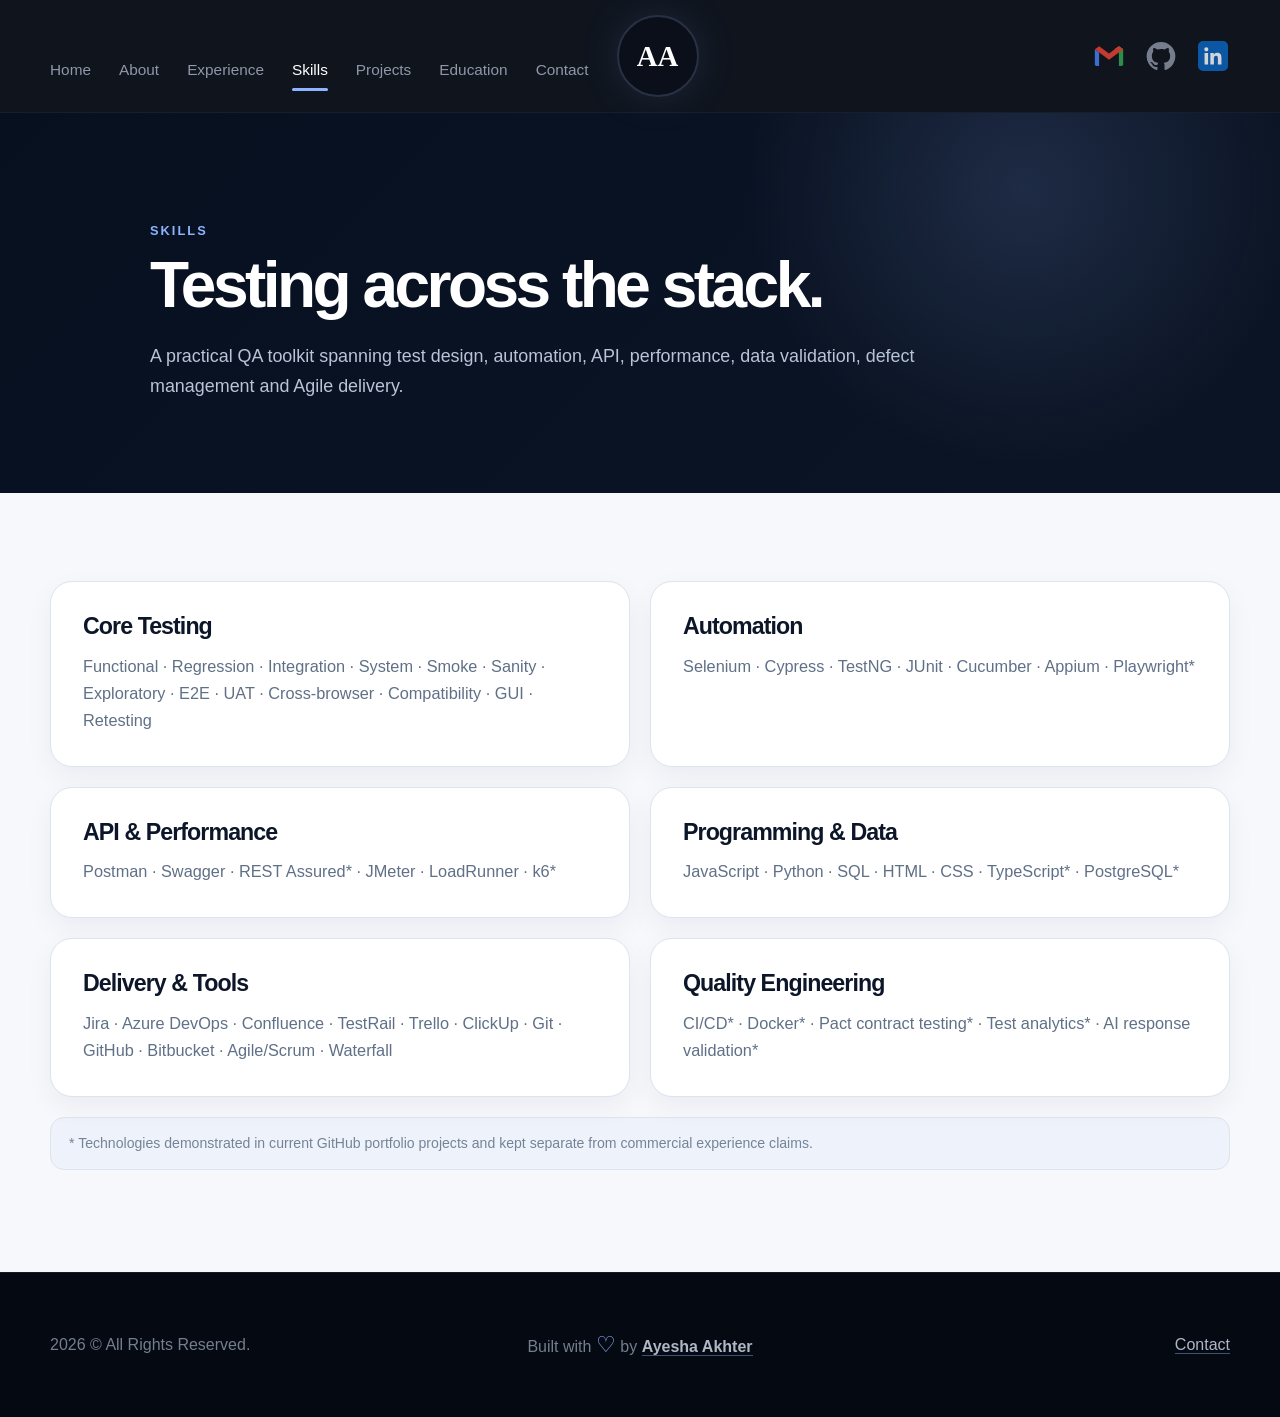
<file: skills.html>
<!DOCTYPE html>
<html lang="en">
<head>
<meta charset="UTF-8">
<meta name="viewport" content="width=device-width,initial-scale=1.0">
<meta name="description" content="Ayesha Akhter - Software QA Engineer, Automation Test Engineer and SDET portfolio.">
<meta name="author" content="Ayesha Akhter">
<title>Skills | Ayesha Akhter</title>
<link rel="stylesheet" href="styles.css">
</head>
<body>
<header class="site-header">
  <div class="nav-wrap container">
    <nav class="main-nav" aria-label="Primary navigation">
      <a href="index.html">Home</a>
      <a href="about.html">About</a>
      <a href="experience.html">Experience</a>
      <a href="skills.html" class="active">Skills</a>
      <a href="projects.html">Projects</a>
      <a href="education.html">Education</a>
      <a href="contact.html">Contact</a>
    </nav>

    <a class="logo" href="index.html" aria-label="Ayesha Akhter home">AA</a>

    <div class="social-nav">
      <a href="mailto:ayeshaakhter.work@gmail.com" aria-label="Gmail" class="social-icon gmail-icon">
        <svg viewBox="0 0 24 18" aria-hidden="true">
          <path fill="#4285F4" d="M2 4.2 5 6.45V16H3.2A1.2 1.2 0 0 1 2 14.8V4.2z"/>
          <path fill="#34A853" d="M19 6.45 22 4.2v10.6A1.2 1.2 0 0 1 20.8 16H19V6.45z"/>
          <path fill="#FBBC04" d="M19 2.15 22 4.2 19 6.45l-3.05-2.25L19 2.15z"/>
          <path fill="#EA4335" d="M2 4.2 5.05 2.05 12 7.25l6.95-5.2L22 4.2 12 11.7 2 4.2z"/>
        </svg>
      </a>
      <a href="https://github.com/ayeshatamanna" target="_blank" rel="noreferrer" aria-label="GitHub" class="social-icon">
        <svg viewBox="0 0 24 24" aria-hidden="true"><path d="M12 .8a11.5 11.5 0 0 0-3.64 22.41c.58.11.79-.25.79-.56v-2.02c-3.22.7-3.9-1.37-3.9-1.37-.53-1.34-1.29-1.7-1.29-1.7-1.05-.72.08-.71.08-.71 1.16.08 1.78 1.2 1.78 1.2 1.04 1.77 2.72 1.26 3.38.96.1-.75.4-1.26.74-1.55-2.57-.29-5.27-1.28-5.27-5.69 0-1.26.45-2.28 1.19-3.09-.12-.29-.52-1.47.11-3.05 0 0 .97-.31 3.16 1.18A10.96 10.96 0 0 1 12 6.42c.98 0 1.96.13 2.87.39 2.19-1.49 3.16-1.18 3.16-1.18.63 1.58.23 2.76.11 3.05.74.81 1.19 1.83 1.19 3.09 0 4.42-2.71 5.39-5.29 5.68.42.36.79 1.07.79 2.16v3.04c0 .31.21.67.8.56A11.5 11.5 0 0 0 12 .8z"/></svg>
      </a>
      <a href="https://www.linkedin.com/in/ayeshatamanna/" target="_blank" rel="noreferrer" aria-label="LinkedIn" class="social-icon linkedin-icon">
        <svg viewBox="0 0 24 24" aria-hidden="true"><path d="M20.45 20.45h-3.56v-5.57c0-1.33-.03-3.04-1.85-3.04-1.85 0-2.14 1.45-2.14 2.94v5.67H9.34V8.98h3.42v1.57h.05c.47-.9 1.64-1.85 3.37-1.85 3.61 0 4.27 2.37 4.27 5.46v6.29zM5.32 7.41a2.06 2.06 0 1 1 0-4.12 2.06 2.06 0 0 1 0 4.12zM7.1 20.45H3.54V8.98H7.1v11.47z"/></svg>
      </a>
    </div>

    <button class="menu-btn" aria-label="Open menu" aria-expanded="false">☰</button>
  </div>
</header>
<main>

<section class="page-hero">
  <div class="container narrow">
    <p class="eyebrow">Skills</p>
    <h1>Testing across the stack.</h1>
    <p class="lead">A practical QA toolkit spanning test design, automation, API, performance, data validation, defect management and Agile delivery.</p>
  </div>
</section>

<section class="section skills-page">
  <div class="container skills-grid">
    <article class="skill-card"><h2>Core Testing</h2><p>Functional · Regression · Integration · System · Smoke · Sanity · Exploratory · E2E · UAT · Cross-browser · Compatibility · GUI · Retesting</p></article>
    <article class="skill-card"><h2>Automation</h2><p>Selenium · Cypress · TestNG · JUnit · Cucumber · Appium · Playwright*</p></article>
    <article class="skill-card"><h2>API & Performance</h2><p>Postman · Swagger · REST Assured* · JMeter · LoadRunner · k6*</p></article>
    <article class="skill-card"><h2>Programming & Data</h2><p>JavaScript · Python · SQL · HTML · CSS · TypeScript* · PostgreSQL*</p></article>
    <article class="skill-card"><h2>Delivery & Tools</h2><p>Jira · Azure DevOps · Confluence · TestRail · Trello · ClickUp · Git · GitHub · Bitbucket · Agile/Scrum · Waterfall</p></article>
    <article class="skill-card"><h2>Quality Engineering</h2><p>CI/CD* · Docker* · Pact contract testing* · Test analytics* · AI response validation*</p></article>
  </div>
  <div class="container">
    <p class="note">* Technologies demonstrated in current GitHub portfolio projects and kept separate from commercial experience claims.</p>
  </div>
</section>

</main>
<footer class="site-footer">
  <div class="container footer-grid">
    <div><span id="year"></span> © All Rights Reserved.</div>
    <div>Built with <span class="heart">♡</span> by <strong>Ayesha Akhter</strong></div>
    <div><a href="contact.html">Contact</a></div>
  </div>
</footer>
<script src="script.js"></script>
</body>
</html>
</file>
<file: styles.css>
:root{
  --bg:#060b14;
  --bg2:#0b1424;
  --panel:#0f1b30;
  --panel2:#13233d;
  --text:#f6f8fc;
  --muted:#aab7ca;
  --accent:#8fb4ff;
  --accent2:#c5d8ff;
  --soft:#eef3fb;
  --line:#24344f;
  --ink:#0c1628;
  --white:#fff;
  --max:1180px;
  --radius:24px;
  --shadow:0 22px 60px rgba(6,11,20,.14);
}
*{box-sizing:border-box}
html{scroll-behavior:smooth}
body{
  margin:0;
  background:#f6f8fc;
  color:var(--ink);
  font-family:Inter,ui-sans-serif,-apple-system,BlinkMacSystemFont,"Segoe UI",sans-serif;
  line-height:1.65;
}
a{text-decoration:none;color:inherit}
.container{width:min(var(--max),calc(100% - 40px));margin:auto}
.site-header{
  position:sticky;top:0;z-index:100;
  background:rgba(6,11,20,.96);
  border-bottom:1px solid #171f2e;
  backdrop-filter:blur(14px)
}
.nav-wrap{
  height:112px;
  display:grid;
  grid-template-columns:1fr auto 1fr;
  align-items:center;
  gap:28px
}
.main-nav{display:flex;gap:28px;align-items:center}
.main-nav a{
  color:#8f98a8;
  font-size:.96rem;
  padding:40px 0 12px;
  position:relative;
  transition:.2s
}
.main-nav a:hover,.main-nav a.active{color:white}
.main-nav a.active:after{
  content:"";
  position:absolute;left:0;right:0;bottom:4px;height:3px;
  background:var(--accent);
  border-radius:999px
}
.logo{
  width:82px;height:82px;border-radius:50%;
  display:grid;place-items:center;
  background:#0a0f19;color:#fff;
  border:2px solid #283144;
  font:800 1.8rem Georgia,serif;
  box-shadow:0 0 44px rgba(143,180,255,.12)
}
.social-nav{display:flex;justify-content:flex-end;gap:16px}
.social-nav a{
  width:38px;height:38px;border-radius:9px;
  display:grid;place-items:center;color:#aab2c0;
  border:1px solid transparent;font-weight:800
}
.social-nav a:hover{color:#fff;border-color:#33415b}
.menu-btn{display:none}

.hero,.page-hero{
  background:
    radial-gradient(circle at 80% 20%,rgba(143,180,255,.15),transparent 26%),
    linear-gradient(135deg,#07101f 0%,#0a1324 58%,#0b1424 100%);
  color:white
}
.hero{
  min-height:calc(100vh - 112px);
  display:flex;align-items:center;padding:84px 0
}
.hero-grid{
  display:grid;
  grid-template-columns:1.35fr .65fr;
  gap:72px;
  align-items:center
}
.eyebrow,.section-kicker{
  color:var(--accent);
  text-transform:uppercase;
  letter-spacing:.16em;
  font-size:.8rem;
  font-weight:800
}
h1{
  font-size:clamp(3rem,6vw,5.8rem);
  line-height:.98;
  letter-spacing:-.055em;
  margin:12px 0 26px
}
.hero h1 span{color:var(--accent)}
.lead{
  max-width:840px;
  color:#b8c4d7;
  font-size:1.12rem
}
.cta-row{display:flex;gap:12px;flex-wrap:wrap;margin:30px 0 24px}
.btn{
  min-height:50px;padding:0 22px;border-radius:12px;
  display:inline-flex;align-items:center;font-weight:800
}
.btn.primary{
  background:linear-gradient(135deg,#9fc0ff,#7fa8f7);
  color:#07101f;
  box-shadow:0 12px 30px rgba(127,168,247,.18)
}
.btn.secondary{
  border:1px solid #3b4a66;
  color:white;
  background:rgba(255,255,255,.02)
}
.btn:hover{transform:translateY(-2px)}
.meta-row{display:flex;gap:18px;flex-wrap:wrap;color:#aab7c9;font-size:.92rem}

.profile-panel{
  background:linear-gradient(160deg,#111e35,#0b1528);
  border:1px solid #283a59;
  border-radius:30px;
  padding:36px;
  text-align:center;
  box-shadow:0 30px 70px rgba(0,0,0,.36)
}
.profile-photo{
  width:250px;height:250px;
  object-fit:cover;
  border-radius:44px;
  margin:0 auto 26px;
  border:4px solid rgba(255,255,255,.13);
  box-shadow:0 18px 46px rgba(0,0,0,.35)
}
.profile-panel h2{margin:0 0 7px;font-size:1.9rem}
.profile-panel p{color:#b1bed1}
.pill-row{display:flex;flex-wrap:wrap;gap:8px;justify-content:center;margin:22px 0}
.pill-row span,.tech-row span{
  border:1px solid #3a4b69;
  border-radius:999px;
  padding:6px 10px;
  font-size:.77rem;
  font-weight:700;
  color:#dce6f6
}
.profile-link{color:var(--accent);font-weight:700}

.stats-section{background:#0a101b;color:white;padding:28px 0}
.stats{display:grid;grid-template-columns:repeat(3,1fr);gap:16px}
.stats div{
  background:#0e1727;
  border:1px solid #223047;
  border-radius:15px;
  padding:21px
}
.stats strong{display:block;color:var(--accent);font-size:1.38rem}
.stats span{color:#97a5b9;font-size:.9rem}

.section{padding:88px 0}
.light{background:var(--soft)}
.page-hero{padding:94px 0 74px}
.page-hero h1{font-size:clamp(2.8rem,5vw,5rem);max-width:900px}
.narrow{max-width:980px}
.section h2{
  font-size:clamp(2rem,4vw,3.35rem);
  line-height:1.06;
  letter-spacing:-.04em;
  margin:8px 0 28px
}
.two-col{display:grid;grid-template-columns:.8fr 1.2fr;gap:72px}
.rich-copy p{font-size:1.05rem;color:#47556a}
.quick-grid,.value-grid{
  display:grid;grid-template-columns:repeat(3,1fr);gap:16px
}
.quick-card,.value-card{
  background:white;
  border:1px solid #dce4ef;
  border-radius:20px;
  padding:28px;
  box-shadow:0 10px 28px rgba(10,20,36,.04)
}
.quick-card span,.value-card span{color:#86aaf6;font-weight:800;font-size:.8rem}
.quick-card h3,.value-card h3{margin:18px 0 10px}
.quick-card p,.value-card p{color:#68768b;margin:0}

.timeline{display:grid;gap:18px}
.timeline-card{
  background:white;
  border:1px solid #dfe6f0;
  border-radius:22px;
  padding:30px;
  box-shadow:0 8px 26px rgba(10,20,36,.04)
}
.timeline-top{display:flex;justify-content:space-between;gap:30px}
.timeline-top h2{font-size:1.35rem;margin:0}
.timeline-top h2 span{color:#7c8798;font-weight:600}
.timeline-top p,.timeline-top time{color:#6a778a}
.timeline-card li+li{margin-top:7px}

.skills-page{background:#081322}
.skills-page .skills-grid{
  display:grid;grid-template-columns:repeat(2,1fr);gap:20px
}
.skill-card{
  background:#12213a;
  border:1px solid #2c3d59;
  border-radius:22px;
  padding:32px
}
.skill-card h2{color:white;font-size:1.45rem;margin:0 0 14px}
.skill-card p{color:#bdc8d9;font-size:1.02rem;margin:0}
.note{color:#8292a9;font-size:.88rem;margin-top:20px}

.projects-dark{background:#08111f;color:white}
.projects-dark h2{color:white}
.section-intro{max-width:820px;color:#aeb9cb;margin-bottom:36px}
.project-grid{display:grid;grid-template-columns:repeat(2,1fr);gap:18px}
.project-card{
  background:linear-gradient(160deg,#0f1d35,#0a1426);
  color:white;
  border:1px solid #2a3c5a;
  border-radius:24px;
  padding:30px;
  min-height:330px;
  display:flex;
  flex-direction:column;
  box-shadow:0 16px 42px rgba(6,11,20,.22);
  transition:.2s
}
.project-card:hover{transform:translateY(-4px);border-color:#5e7dae}
.project-head{display:flex;justify-content:space-between;align-items:center}
.project-head a{color:var(--accent);font-size:1.5rem}
.badge{
  display:inline-flex;
  background:rgba(143,180,255,.13);
  color:#9fc0ff;
  border-radius:999px;
  padding:6px 10px;
  font-size:.72rem;
  font-weight:800;
  text-transform:uppercase;
  letter-spacing:.07em
}
.project-card h2{font-size:1.42rem;margin:30px 0 10px}
.project-card p{color:#aeb9cb;flex:1}
.tech-row{display:flex;flex-wrap:wrap;gap:8px;margin-top:22px}

.official-grid{display:grid;grid-template-columns:repeat(2,1fr);gap:16px}
.official-card{
  background:white;
  border:1px solid #dbe4ef;
  border-radius:20px;
  padding:26px;
  box-shadow:0 10px 28px rgba(10,20,36,.04)
}
.official-type{color:#769de9;font-size:.75rem;font-weight:800;text-transform:uppercase;letter-spacing:.08em}
.official-card h3{margin:10px 0 8px;font-size:1.22rem}
.official-card p{margin:0;color:#657387}

.edu-grid,.contact-grid{display:grid;grid-template-columns:repeat(2,1fr);gap:18px}
.edu-card,.contact-card{
  background:white;
  border:1px solid #dbe4ef;
  border-radius:20px;
  padding:28px;
  box-shadow:0 10px 28px rgba(10,20,36,.04)
}
.edu-card h2{font-size:1.35rem;margin:14px 0 10px}
.edu-card p{color:#657387}
.contact-card span{
  display:block;
  color:#7e8a9b;
  text-transform:uppercase;
  letter-spacing:.1em;
  font-size:.78rem
}
.contact-card strong{display:block;margin-top:8px;overflow-wrap:anywhere}

.site-footer{
  background:#050912;
  color:#747e8e;
  border-top:1px solid #131b29;
  padding:54px 0
}
.footer-grid{
  display:grid;
  grid-template-columns:1fr 1fr 1fr;
  align-items:center
}
.footer-grid div:nth-child(2){text-align:center}
.footer-grid div:nth-child(3){text-align:right}
.footer-grid a,.footer-grid strong{
  color:#aeb7c5;
  border-bottom:1px solid #3f5274
}
.heart{color:var(--accent);font-size:1.35rem}

@media(max-width:980px){
  .nav-wrap{grid-template-columns:auto 1fr auto}
  .main-nav{
    display:none;
    position:absolute;
    top:112px;left:20px;right:20px;
    flex-direction:column;
    align-items:stretch;
    gap:0;
    background:#09111f;
    border:1px solid #26354d;
    border-radius:14px;
    padding:14px
  }
  .main-nav.open{display:flex}
  .main-nav a{padding:13px}
  .main-nav a.active:after{display:none}
  .menu-btn{display:block;background:none;border:0;color:white;font-size:1.45rem}
  .social-nav{display:none}
  .hero-grid,.two-col{grid-template-columns:1fr}
  .profile-panel{max-width:560px}
  .stats,.quick-grid,.value-grid,.skills-page .skills-grid,.project-grid,.official-grid,.edu-grid,.contact-grid{grid-template-columns:1fr}
  .timeline-top{flex-direction:column;gap:5px}
}

@media(max-width:650px){
  .container{width:min(var(--max),calc(100% - 28px))}
  .nav-wrap{height:92px}
  .logo{width:64px;height:64px}
  .main-nav{top:92px}
  .hero{padding:58px 0}
  .profile-photo{width:195px;height:195px}
  .footer-grid{grid-template-columns:1fr;gap:16px}
  .footer-grid div:nth-child(2),.footer-grid div:nth-child(3){text-align:left}
}

/* Premium social icons */
.social-nav{display:flex;justify-content:flex-end;align-items:center;gap:18px}
.social-nav .social-icon{
  width:34px;height:34px;padding:0;border:0;background:transparent;
  display:grid;place-items:center;opacity:.82;transition:transform .2s ease,opacity .2s ease
}
.social-nav .social-icon:hover{transform:translateY(-2px);opacity:1;border:0}
.social-nav .social-icon svg{width:30px;height:30px;display:block;fill:#8d96a6}
.social-nav .social-icon .so-orange{fill:#f48024}
.social-nav .social-icon .so-gray{fill:#82909f}
.social-nav .linkedin-icon svg{background:#0a66c2;fill:#fff;border-radius:5px;padding:3px}

/* Skills page now follows the same light/dark visual rhythm as other pages */
.skills-page{
  background:#f6f8fc;
  color:#0c1628;
}
.skills-page .skills-grid{
  display:grid;
  grid-template-columns:repeat(2,1fr);
  gap:20px;
}
.skills-page .skill-card{
  background:#fff;
  border:1px solid #dbe4ef;
  border-radius:22px;
  padding:32px;
  box-shadow:0 10px 28px rgba(10,20,36,.05);
  transition:transform .2s ease,border-color .2s ease,box-shadow .2s ease;
}
.skills-page .skill-card:hover{
  transform:translateY(-3px);
  border-color:#b9ccec;
  box-shadow:0 16px 38px rgba(10,20,36,.08);
}
.skills-page .skill-card h2{
  color:#0c1628;
  font-size:1.45rem;
  margin:0 0 14px;
}
.skills-page .skill-card p{
  color:#607087;
  font-size:1.02rem;
  margin:0;
}
.skills-page .note{
  color:#758398;
  background:#eef3fb;
  border:1px solid #dbe4ef;
  border-radius:14px;
  padding:14px 18px;
  margin-top:20px;
}


/* Projects page: premium light GitHub portfolio section */
.projects-dark{
  background:#f6f8fc;
  color:#0c1628;
}
.projects-dark h2{
  color:#0c1628;
}
.projects-dark .section-intro{
  color:#657387;
}
.projects-dark .project-card{
  background:#ffffff;
  color:#0c1628;
  border:1px solid #dbe4ef;
  box-shadow:0 10px 28px rgba(10,20,36,.05);
}
.projects-dark .project-card:hover{
  transform:translateY(-4px);
  border-color:#b9ccec;
  box-shadow:0 18px 40px rgba(10,20,36,.09);
}
.projects-dark .project-card h2{
  color:#0c1628;
}
.projects-dark .project-card p{
  color:#607087;
}
.projects-dark .project-head a{
  color:#739ce9;
}
.projects-dark .badge{
  background:#edf4ff;
  color:#6f98e7;
}
.projects-dark .tech-row span{
  border:1px solid #d4dfed;
  background:#f8fafd;
  color:#26364d;
}

/* v6 social icon update: Gmail + GitHub + LinkedIn */
.social-nav .gmail-icon svg{
  width:30px;
  height:30px;
  display:block;
}

/* v7 Gmail icon refinement */
.social-nav .gmail-icon svg{
  width:34px;
  height:28px;
  display:block;
  overflow:visible;
}
</file>
